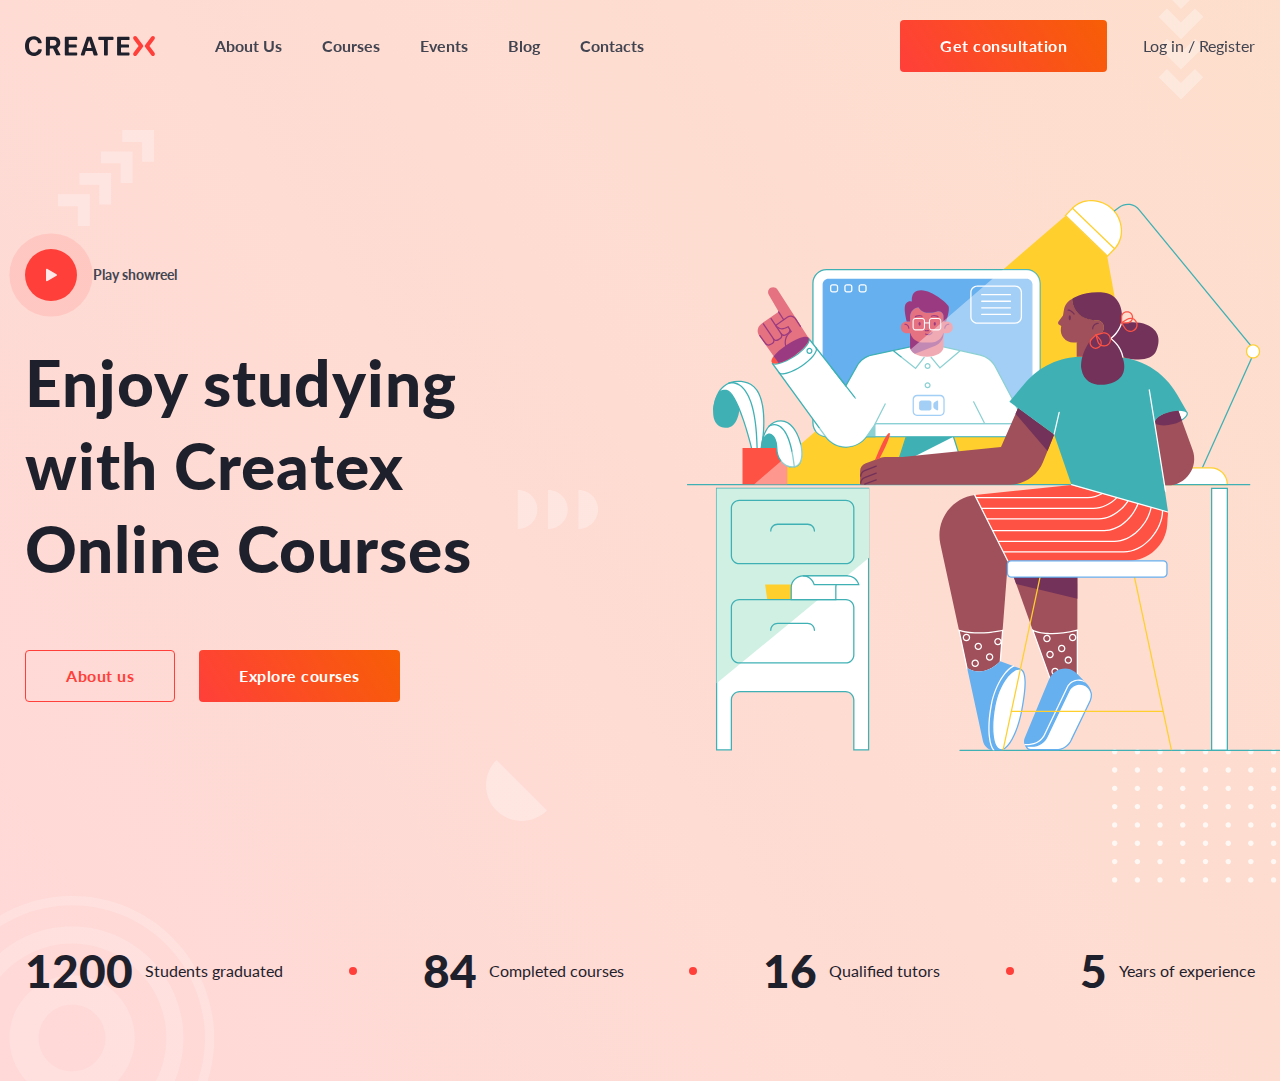
<file: index.html>
<!DOCTYPE html>
<html lang="en">
	<head>
		<meta charset="UTF-8">
		<meta http-equiv="X-UA-Compatible" content="IE=edge">
		<meta name="viewport" content="width=device-width, initial-scale=1.0">
		<link rel="stylesheet" href="css/reset.css">
		<link rel="stylesheet" href="css/common.css">
		<link rel="stylesheet" href="css/style.css">
		<title>Lesson 15</title>
	</head>
	<body>
		<div class="wrapper">
			<header class="header">
				<div class="header__container">
					<a href="" class="header__logo">
						<img src="img/logo.svg" alt="logo">
					</a>
					<nav class="header__menu menu">
						<ul class="menu__list">
							<li class="menu__item">
								<a href="" class="menu__link">About Us</a>
							</li>
							<li class="menu__item">
								<a href="" class="menu__link">Courses</a>
							</li>
							<li class="menu__item">
								<a href="" class="menu__link">Events</a>
							</li>
							<li class="menu__item">
								<a href="" class="menu__link">Blog</a>
							</li>
							<li class="menu__item">
								<a href="" class="menu__link">Contacts</a>
							</li>
						</ul>
					</nav>
					<div class="header__login login-header">
						<a href="" class="actions-header__button button"><span>Get consultation</span></a>
						<a href="" class="actions-header__auth"><span>Log in / Register</span></a>
					</div>
				</div>
			</header>
			<main class="page">
				<section class="page__main main-block">
					<div class="main-block__container">
						<div class="main-block__body body-main">
							<div class="body-main__content">
								<a href="" class="body-main__play">Play showreel</a>
								<h1 class="body-main__title">Enjoy studying with Createx Online Courses</h1>
								<div class="body-main__actions">
									<a href="" class="body-main__button button button--border"><span>About us</span></a>
									<a href="" class="body-main__button button"><span>Explore courses</span></a>
								</div>
							</div>
							<div class="body-main__media">
								<img class="body-main__image" src="img/main/illustration.svg" alt="illustration">
							</div>
						</div>
						<div class="main-block__advantages advantages-main">
							<div class="advantages-main__item item-advantages">
								<div class="item-advantages__value">1200</div>
								<div class="item-advantages__text">Students graduated</div>
							</div>
							<div class="advantages-main__circle"></div>
							<div class="advantages-main__item item-advantages">
								<div class="item-advantages__value">84</div>
								<div class="item-advantages__text">Completed courses</div>
							</div>
							<div class="advantages-main__circle"></div>
							<div class="advantages-main__item item-advantages">
								<div class="item-advantages__value">16</div>
								<div class="item-advantages__text">Qualified tutors</div>
							</div>
							<div class="advantages-main__circle"></div>
							<div class="advantages-main__item item-advantages">
								<div class="item-advantages__value">5</div>
								<div class="item-advantages__text">Years of experience</div>
							</div>
						</div>
					</div>
					<div class="main-block__decor decor-main">
						<div class="decor-main__item decor-main__item--1"></div>
						<div class="decor-main__item decor-main__item--2"></div>
						<div class="decor-main__item decor-main__item--3"></div>
						<div class="decor-main__item decor-main__item--4"></div>
						<div class="decor-main__item decor-main__item--5"></div>
						<div class="decor-main__item decor-main__item--6"></div>
					</div>
				</section>
			</main>
			<footer class="footer"></footer>
		</div>
	</body>
</html>
</file>
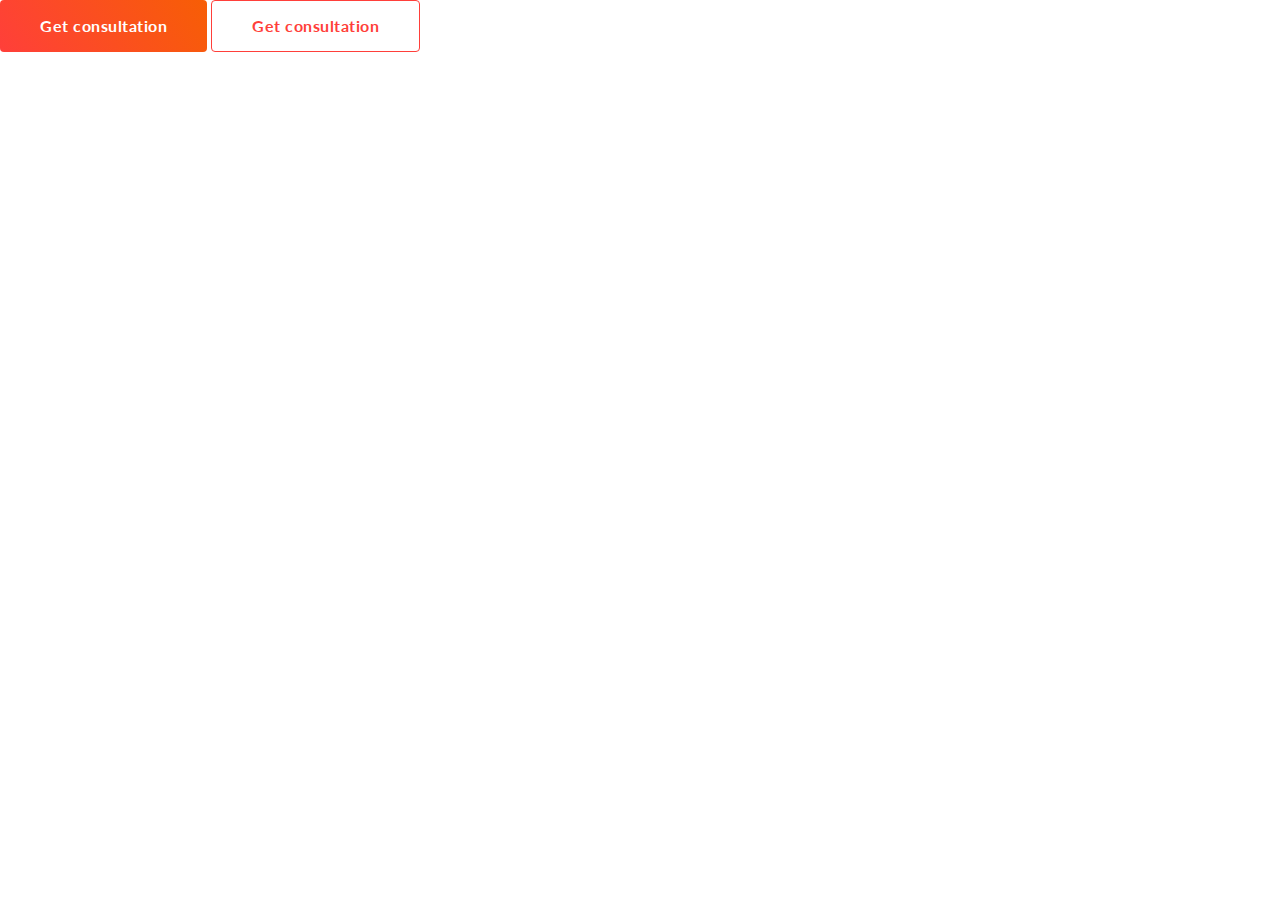
<file: _common.html>
<!DOCTYPE html>
<html lang="en">
	<head>
		<meta charset="UTF-8">
		<meta http-equiv="X-UA-Compatible" content="IE=edge">
		<meta name="viewport" content="width=device-width, initial-scale=1.0">
		<link rel="stylesheet" href="css/reset.css">
		<link rel="stylesheet" href="css/common.css">
		<link rel="stylesheet" href="css/style.css">
		<title>Загальні об'єкти (компоненти)</title>
	</head>
	<body>
		<div class="wrapper">
			<header class="header"></header>
			<main class="page">
				<!-- Кнопка -->
				<a href="" class="button"><span>Get consultation</span></a>
				<a href="" class="button button--border">
					<span>Get consultation</span>
				</a>
			</main>
			<footer class="footer"></footer>
		</div>
	</body>
</html>
</file>
<file: css/common.css>
/* Кнопка помаранчева */
.button{
	border-radius: 4px;
	letter-spacing: 0.5px;
	font-weight: 700;
	line-height: 1.25;
	color: #fff;
	display: inline-block;
	padding: 16px 40px;
	position: relative;
	background: linear-gradient(55.95deg, #FF3F3A 0%, #F75E05 100%);
	
}
.button span{
	position: relative;
	z-index: 2;
}
.button::before{
	content: "";
	position: absolute;
	width: 100%;
	height: 100%;
	top: 0;
	left: 0;
	transition: opacity 0.3s ease 0s;
	opacity: 0;
	border-radius: 4px;
	background: linear-gradient(55.95deg, #ca3530 0%, #c94d05 100%);
}
.button:hover::before {
	opacity: 1;
}
/* Кнопка з границею */
.button--border{
	background: transparent;
	position: relative;
	border: 1px solid #FF3F3A;
	color:#FF3F3A;
	padding: 15px 40px;
	transition: all 0.3s ease 0s;
}
.button--border:hover{	
	color: #fff;
	border: 1px solid #FF3F3A;
	background-color: #FF3F3A;
}
</file>
<file: css/style.css>
@import url('https://fonts.googleapis.com/css2?family=Lato:wght@400;700;900&display=swap');
body{
	font-family: "Lato";
	color: #424551;
}
.wrapper{
	overflow: hidden;
	min-height: 100%;
	position: relative;

	display: flex;
	flex-direction: column;
}
.wrapper > main{
	flex-grow: 1;
}

[class*="__container"]{
	max-width: 1260px;
	margin: 0 auto;
	padding-left: 15px;
	padding-right: 15px;
}

.header {
	position: fixed;
	top: 0;
	left: 0;
	width: 100%;
	padding: 20px 0;
	z-index: 50;
}

.header__container {
	display: flex;
	align-items: center;
	gap: 60px;
}

.header__menu {
	flex-grow: 1;
}

.header__actions {}

.menu__list {
	display: flex;
	flex-wrap: wrap;
	column-gap: 40px;
	row-gap: 10px;
}

.menu__link {
	font-weight: 700;
}

.menu__link:hover {
	text-decoration: underline;
}

.login-header {
	flex-shrink: 0;
	display: flex;
	align-items: center;
	gap: 36px;
	flex-wrap: wrap;
}

.login-header__auth {
	background: url('../img/icons/user.svg') left no-repeat;
	padding-left: 24px;
	font-weight: 700;
	line-height: 1.25;
}

.actions-header__auth:hover span {
	text-decoration: underline;
}

.main-block {
	position: relative;
	padding: 200px 0px 80px 0px;
	background: linear-gradient(55.95deg, rgba(255, 64, 58, 0.2) 0%, rgba(247, 94, 5, 0.2) 100%);
}

.main-block__container {
	position: relative;
	z-index: 2;
}

.main-block__body {
	margin-bottom: 190px;
}

.main-block__advantages {}

.main-block__decor {}

.body-main {
	display: flex;
}

.body-main__content {
	flex: 0 1 50%;
	padding-right: 40px;
	align-self: center;
}

.body-main__play {
	font-weight: 700;
	font-size: 14px;
	display: inline-flex;
	align-items: center;
	gap: 16px;
	position: relative;
}

.body-main__play:not(:last-child) {
	margin-bottom: 40px;
}

.body-main__play::after {
	content: "";
	position: absolute;
	left: 0;
	top: 0;
	width: 52px;
	height: 52px;
	border-radius: 50%;
	background: #FF3F3A;
	opacity: 0.12;
	transform: scale(1.6);
	animation: play-circle 2s infinite ease;
}

.body-main__play::before {
	content: "";
	flex: 0 0 52px;
	width: 52px;
	height: 52px;
	border-radius: 50%;
	transition: background-color 0.3s ease 0s;
	background: #FF3F3A url('../img/icons/play.svg') center no-repeat;
}

.body-main__play:hover::after {
	animation-play-state: paused;
}

.body-main__play:hover::before {
	background-color: #dd3832;
}

@keyframes play-circle {
	0% {
		transform: scale(1.6);
	}

	100% {
		opacity: 0;
		transform: scale(3);
	}
}

.body-main__title {
	font-weight: 900;
	font-size: 64px;
	line-height: 130%;
	letter-spacing: 1px;
	color: #1E212C;
}

.body-main__title:not(:last-child) {
	margin-bottom: 60px;
}

.body-main__actions {
	display: flex;
	align-items: center;
	gap: 24px;
}

.body-main__actions:not(:last-child) {
	margin-bottom: 40px;
}

.body-main__button {}

.body-main__media {
	flex: 0 1 50%;
}

.body-main__image {
	max-width: 107.8%;
	transform: translate(7.8%, 0px);
}

.advantages-main {
	display: flex;
	gap: 20px;
	align-items: center;
	justify-content: space-between;
}

.advantages-main__item {}

.item-advantages {
	display: flex;
	color: #1E212C;
	align-items: center;
	gap: 12px;
}

.item-advantages__value {
	font-weight: 900;
	font-size: 46px;
	line-height: 130%;
}

.item-advantages__text {
	line-height: 1.5;
}

.advantages-main__circle {
	border-radius: 50%;
	flex: 0 0 8px;
	height: 8px;
	background: #FF3F3A;
}

.decor-main {
	position: absolute;
	width: 100%;
	height: 100%;
	top: 0;
	left: 0;
}

.decor-main__item {
	position: absolute;
}

.decor-main__item--1 {
	background: url('../img/main/decor/01.svg') 0 0 no-repeat;
	width: 96px;
	height: 96px;
	top: 12%;
	left: 4.5%;
}

.decor-main__item--2 {
	background: url('../img/main/decor/02.svg') 0 0 no-repeat;
	width: 284px;
	height: 284px;
	bottom: -9.2%;
	left: -5.5%;
}

.decor-main__item--3 {
	background: url('../img/main/decor/03.svg') 0 0 no-repeat;
	width: 88px;
	height: 47px;
	top: 45%;
	left: 40%;
}

.decor-main__item--4 {
	background: url('../img/main/decor/04.svg') 0 0 no-repeat;
	width: 61px;
	height: 61px;
	bottom: 24%;
	left: 38%;
}

.decor-main__item--5 {
	background: url('../img/main/decor/01.svg') 0 0 no-repeat;
	width: 96px;
	height: 96px;
	top: -1.5%;
	right: 4%;
	transform: rotate(135deg);
}

.decor-main__item--6 {
	background: url('../img/main/decor/05.svg') 0 0 no-repeat;
	width: 187px;
	height: 137px;
	bottom: 18%;
	right: -1.5%;
}
</file>
